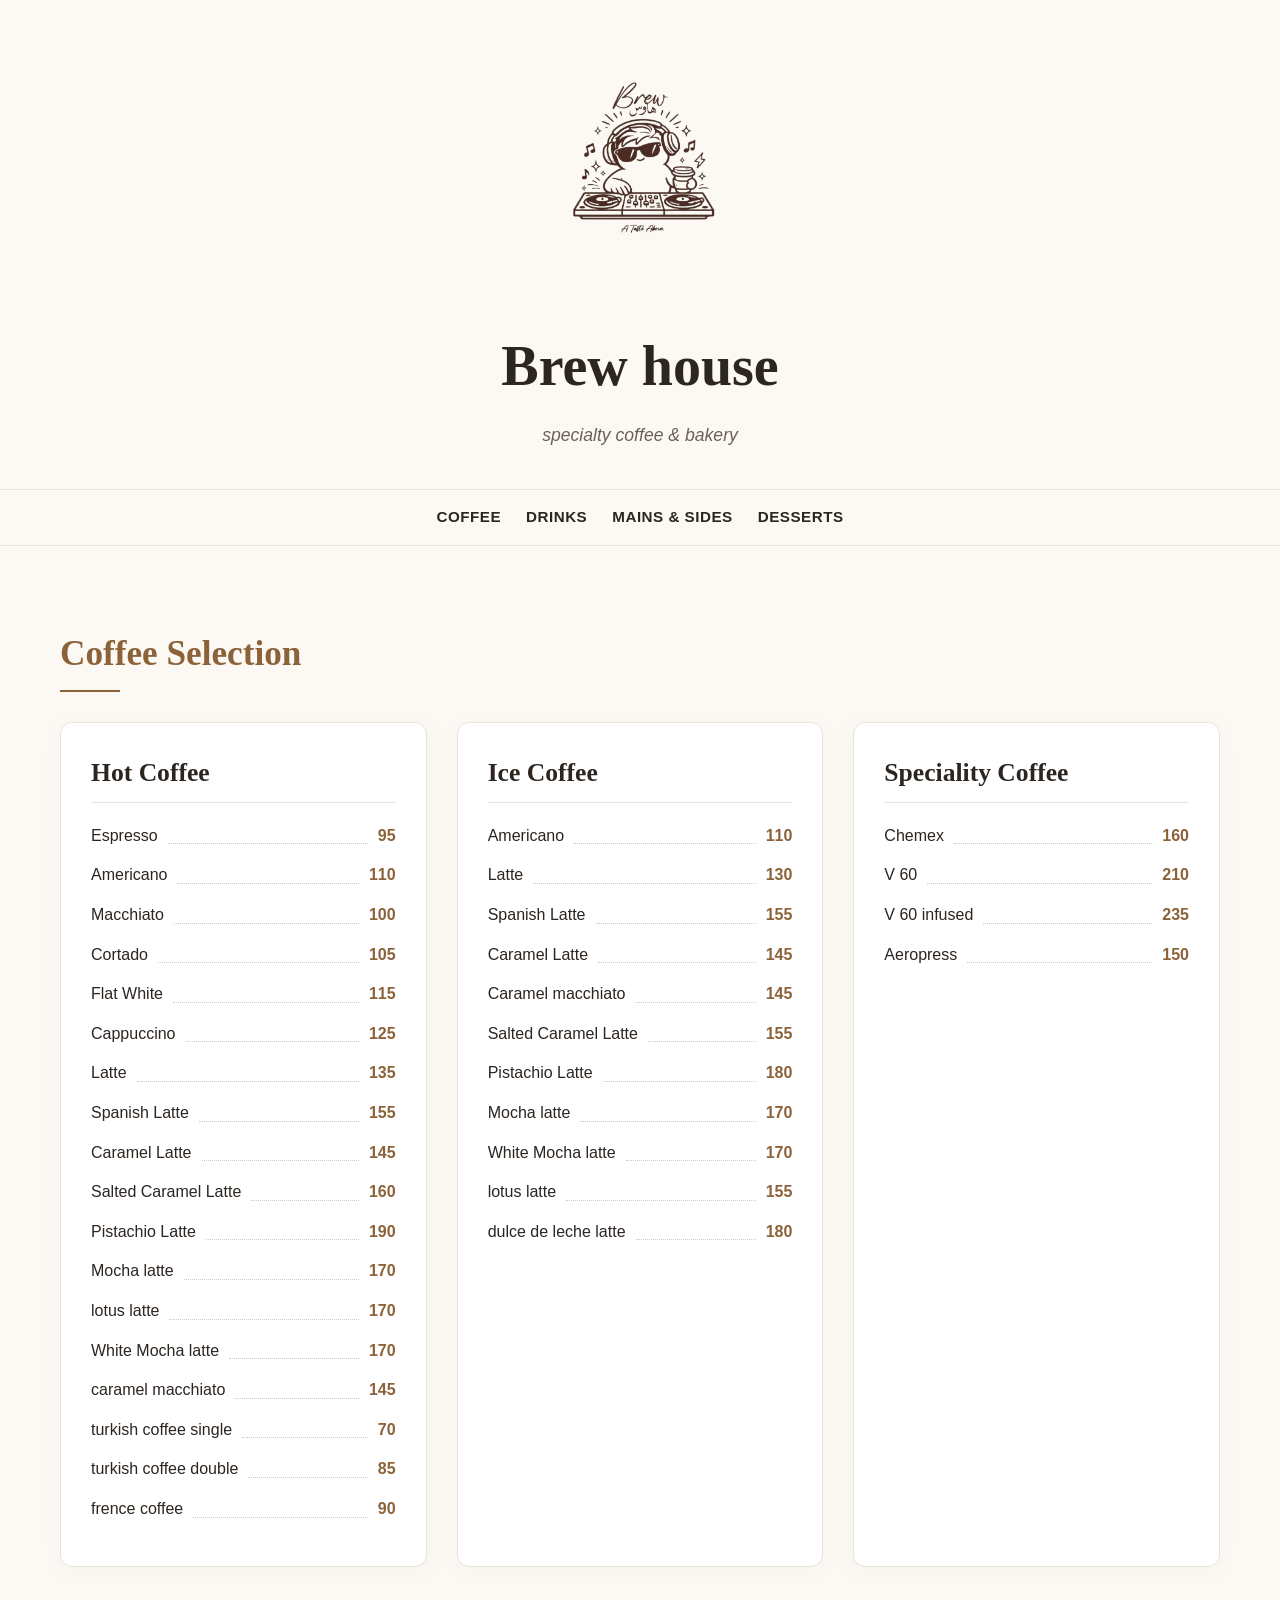
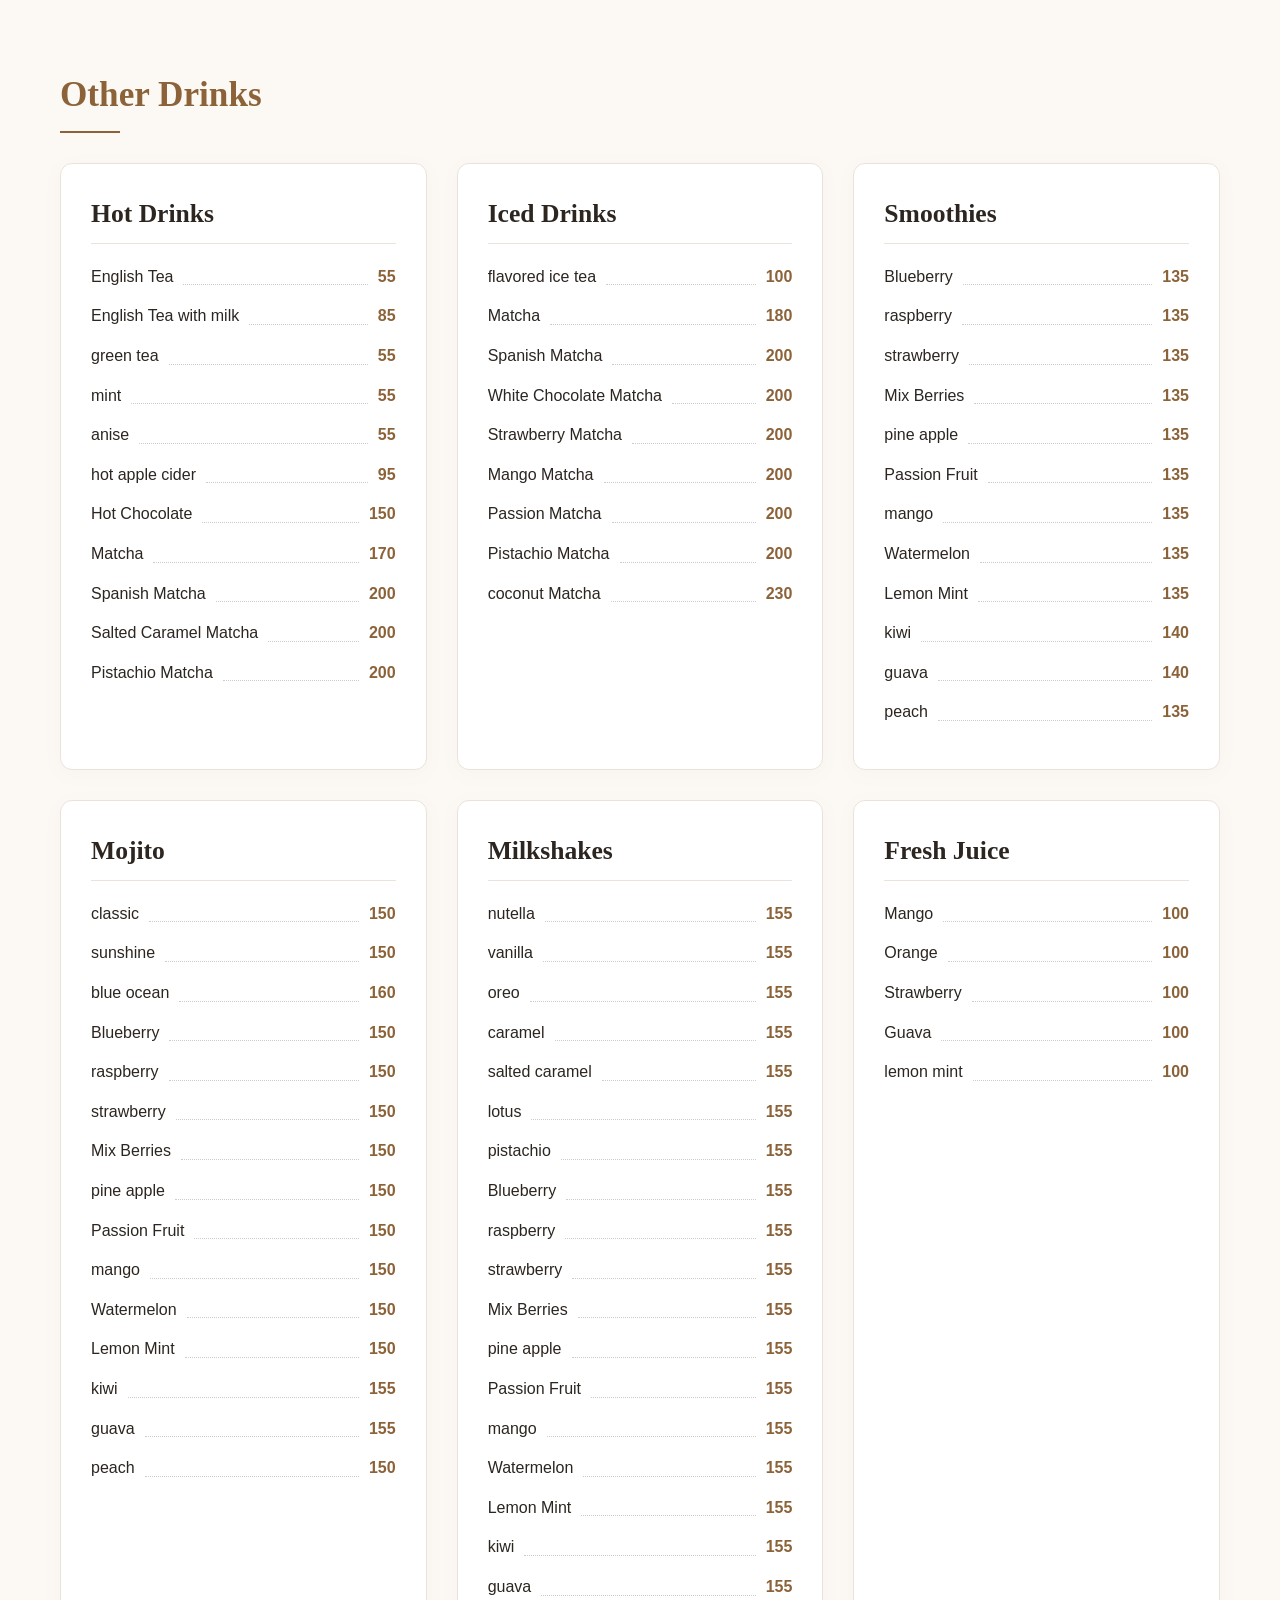
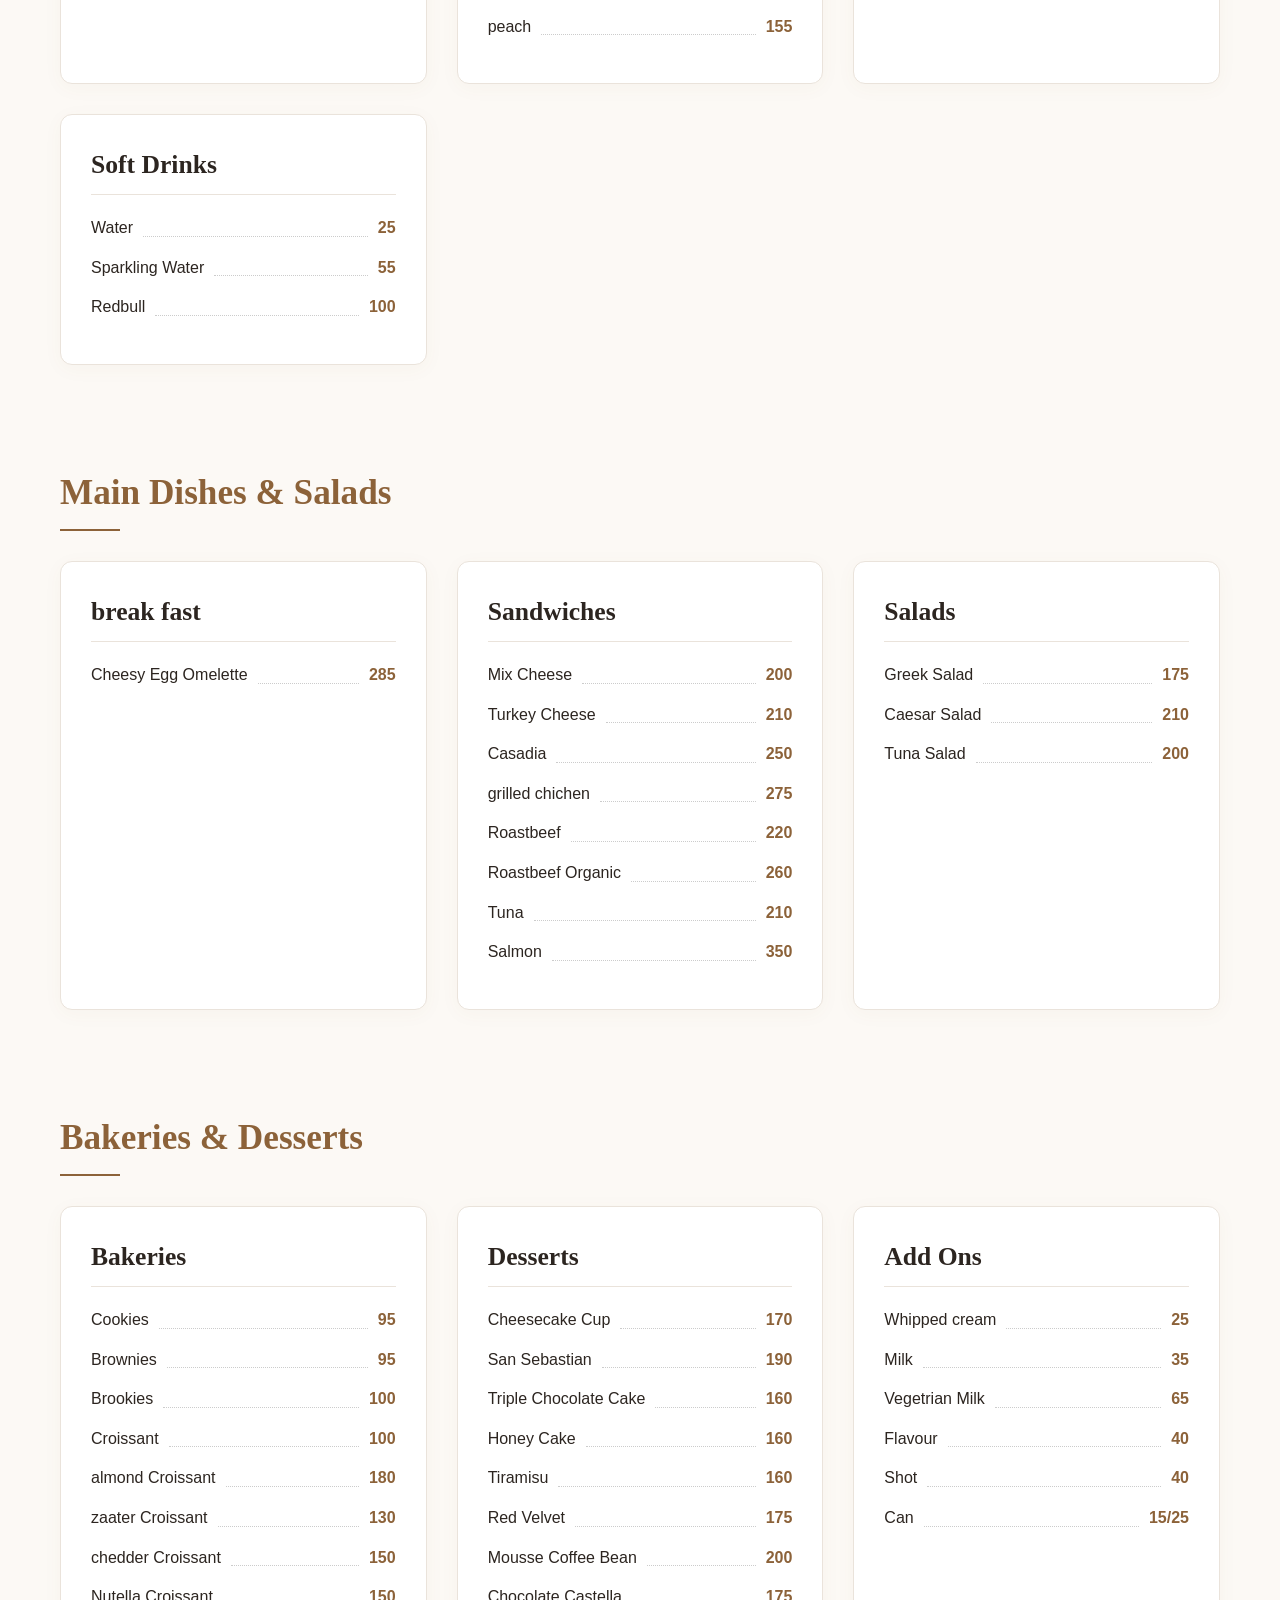
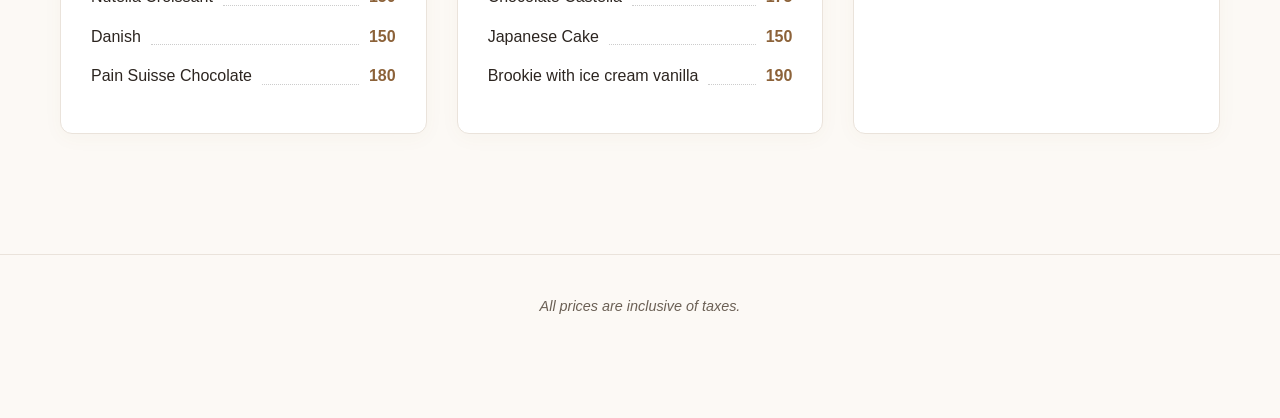
<file: index.html>
<!DOCTYPE html>
<html lang="en">
<head>
    <meta charset="UTF-8">
    <meta name="viewport" content="width=device-width, initial-scale=1.0">
    <title>Modern Café & Restaurant Menu</title>
    <link rel="stylesheet" href="brew.css">
    <link rel="preconnect" href="https://fonts.googleapis.com">

</head>
<body>
  <div class="logo">
 <img src="images/1000067481-removebg-preview (1).png" alt="Logo">
</div>

<header class="menu-header">
<h1> Brew house </h1>
        <p>specialty coffee & bakery</p>
    </header>

   
    <nav class="category-nav">
        <a href="#coffee">Coffee</a>
        <a href="#drinks">Drinks</a>
        <a href="#mains">Mains & Sides</a>
        <a href="#bakeries">Desserts</a>
    </nav>

    <main class="menu-container">

        
        <section id="coffee" class="menu-section">
            <h2 class="section-title">Coffee Selection</h2>
            <div class="menu-grid">
              
                <div class="menu-card">
                    <h3>Hot Coffee</h3>
                    <ul class="menu-list">
                        <li><span class="item-name">Espresso</span><span class="price">95</span></li>
                        <li><span class="item-name">Americano</span><span class="price">110</span></li>
                        <li><span class="item-name">Macchiato</span><span class="price">100</span></li>
                        <li><span class="item-name">Cortado</span><span class="price">105</span></li>
                        <li><span class="item-name">Flat White</span><span class="price">115</span></li>
                        <li><span class="item-name">Cappuccino</span><span class="price">125</span></li>
                        <li><span class="item-name">Latte</span><span class="price">135</span></li>
                        <li><span class="item-name">Spanish Latte</span><span class="price">155</span></li>
                        <li><span class="item-name">Caramel Latte</span><span class="price">145</span></li>
                        <li><span class="item-name">Salted Caramel Latte</span><span class="price">160</span></li>
                        <li><span class="item-name">Pistachio Latte</span><span class="price">190</span></li>
                        <li><span class="item-name">Mocha latte </span><span class="price">170</span></li>
                        <li><span class="item-name">lotus latte </span><span class="price">170</span></li>
                        <li><span class="item-name">White Mocha latte </span><span class="price">170</span></li>
                         <li><span class="item-name">caramel macchiato </span><span class="price">145</span></li>
                         <li><span class="item-name">turkish coffee single</span><span class="price">70</span></li>
                         <li><span class="item-name">turkish coffee double</span><span class="price">85 </span></li>
                         <li><span class="item-name">frence coffee </span><span class="price">90</span></li>
                    </ul>
                </div>

                
                <div class="menu-card">
                    <h3>Ice Coffee</h3>
                    <ul class="menu-list">
                        <li><span class="item-name">Americano</span><span class="price">110</span></li>
                        <li><span class="item-name">Latte</span><span class="price">130</span></li>
                        <li><span class="item-name">Spanish Latte</span><span class="price">155</span></li>
                        <li><span class="item-name">Caramel Latte</span><span class="price">145</span></li>
                        <li><span class="item-name">Caramel macchiato </span><span class="price">145</span></li>
                        <li><span class="item-name">Salted Caramel Latte</span><span class="price">155</span></li>
                        <li><span class="item-name">Pistachio Latte</span><span class="price">180</span></li>
                        <li><span class="item-name">Mocha latte</span><span class="price">170</span></li>
                        <li><span class="item-name">White Mocha latte</span><span class="price">170</span></li>
                        <li><span class="item-name">lotus latte</span><span class="price">155</span></li>
                        <li><span class="item-name">dulce de leche latte </span><span class="price">180</span></li>
                    </ul>
                </div>

               
                <div class="menu-card">
                    <h3>Speciality Coffee</h3>
                    <ul class="menu-list">
                        <li><span class="item-name">Chemex</span><span class="price">160</span></li>
                        <li><span class="item-name">V 60</span><span class="price">210</span></li>
                        <li><span class="item-name">V 60 infused </span><span class="price">235</span></li>
                        <li><span class="item-name">Aeropress</span><span class="price">150</span></li>
                    </ul>
                </div>
            </div>
        </section>

        
        <section id="drinks" class="menu-section">
            <h2 class="section-title"> Other Drinks</h2>
            <div class="menu-grid">
               
                <div class="menu-card">
                    <h3>Hot Drinks</h3>
                    <ul class="menu-list">
                        <li><span class="item-name">English Tea</span><span class="price">55</span></li>
                         <li><span class="item-name">English Tea with milk </span><span class="price">85</span></li>
                        <li><span class="item-name"> green tea </span><span class="price">55</span></li>
                        <li><span class="item-name"> mint </span><span class="price">55</span></li>
                        <li><span class="item-name">anise </span><span class="price">55</span></li>
                        <li><span class="item-name">hot apple cider</span><span class="price">95</span></li>
                        <li><span class="item-name">Hot Chocolate</span><span class="price">150</span></li>
                        <li><span class="item-name">Matcha</span><span class="price">170</span></li>
                        <li><span class="item-name">Spanish Matcha</span><span class="price">200</span></li>
                        <li><span class="item-name">Salted Caramel Matcha</span><span class="price">200</span></li>
                        <li><span class="item-name">Pistachio Matcha</span><span class="price">200</span></li>
                    </ul>
                </div>

                
                <div class="menu-card">
                    <h3>Iced Drinks</h3>
                    <ul class="menu-list">
                        <li><span class="item-name"> flavored ice tea</span><span class="price">100</span></li>
                        <li><span class="item-name">Matcha</span><span class="price">180</span></li>
                        <li><span class="item-name">Spanish Matcha</span><span class="price">200</span></li>
                        <li><span class="item-name">White Chocolate Matcha</span><span class="price">200</span></li>
                        <li><span class="item-name">Strawberry Matcha</span><span class="price">200</span></li>
                        <li><span class="item-name">Mango Matcha</span><span class="price">200</span></li>
                        <li><span class="item-name">Passion Matcha</span><span class="price">200</span></li>
                        <li><span class="item-name">Pistachio Matcha</span><span class="price">200</span></li>
                        <li><span class="item-name">coconut Matcha</span><span class="price">230</span></li>
                    </ul>
                </div>

              
                <div class="menu-card">
                    <h3>Smoothies</h3>
                    <ul class="menu-list">
                        <li><span class="item-name">Blueberry</span><span class="price">135</span></li>
                        <li><span class="item-name">raspberry</span><span class="price">135</span></li>
                        <li><span class="item-name">strawberry</span><span class="price">135</span></li>
                        <li><span class="item-name">Mix Berries</span><span class="price">135</span></li>
                        <li><span class="item-name"> pine apple</span><span class="price">135</span></li>
                        <li><span class="item-name"> Passion Fruit</span><span class="price">135</span></li>
                        <li><span class="item-name">mango</span><span class="price">135</span></li>
                        <li><span class="item-name">Watermelon</span><span class="price">135</span></li>
                        <li><span class="item-name">Lemon Mint</span><span class="price">135</span></li>
                        <li><span class="item-name">kiwi</span><span class="price">140</span></li>
                        <li><span class="item-name">guava</span><span class="price">140</span></li>
                        <li><span class="item-name">peach</span><span class="price">135</span></li>
                    </ul>
                </div>

                
                <div class="menu-card">
                    <h3>Mojito</h3>
                    <ul class="menu-list">
                        <li><span class="item-name">classic</span><span class="price">150</span></li>
                        <li><span class="item-name">sunshine</span><span class="price">150</span></li>
                        <li><span class="item-name">blue ocean</span><span class="price">160</span></li>
                        <li><span class="item-name">Blueberry</span><span class="price">150</span></li>
                        <li><span class="item-name">raspberry</span><span class="price">150</span></li>
                        <li><span class="item-name">strawberry</span><span class="price">150</span></li>
                        <li><span class="item-name">Mix Berries</span><span class="price">150</span></li>
                        <li><span class="item-name"> pine apple</span><span class="price">150</span></li>
                        <li><span class="item-name"> Passion Fruit</span><span class="price">150</span></li>
                        <li><span class="item-name">mango</span><span class="price">150</span></li>
                        <li><span class="item-name">Watermelon</span><span class="price">150</span></li>
                        <li><span class="item-name">Lemon Mint</span><span class="price">150</span></li>
                        <li><span class="item-name">kiwi</span><span class="price">155</span></li>
                        <li><span class="item-name">guava</span><span class="price">155</span></li>
                        <li><span class="item-name">peach</span><span class="price">150</span></li>
                    </ul>
                </div>

              
                <div class="menu-card">
                    <h3>Milkshakes</h3>
                    <ul class="menu-list">
                      <li><span class="item-name">nutella</span><span class="price">155</span></li>
                        <li><span class="item-name">vanilla</span><span class="price">155</span></li>
                        <li><span class="item-name">oreo </span><span class="price">155</span></li>
                         <li><span class="item-name">caramel </span><span class="price">155</span></li>
                         <li><span class="item-name"> salted caramel </span><span class="price">155</span></li>
                        <li><span class="item-name"> lotus </span><span class="price">155</span></li>
                        <li><span class="item-name"> pistachio </span><span class="price">155</span></li>
                        <li><span class="item-name">Blueberry</span><span class="price">155</span></li>
                        <li><span class="item-name">raspberry</span><span class="price">155</span></li>
                        <li><span class="item-name">strawberry</span><span class="price">155</span></li>
                        <li><span class="item-name">Mix Berries</span><span class="price">155</span></li>
                        <li><span class="item-name"> pine apple</span><span class="price">155</span></li>
                        <li><span class="item-name"> Passion Fruit</span><span class="price">155</span></li>
                        <li><span class="item-name">mango</span><span class="price">155</span></li>
                        <li><span class="item-name">Watermelon</span><span class="price">155</span></li>
                        <li><span class="item-name">Lemon Mint</span><span class="price">155</span></li>
                        <li><span class="item-name">kiwi</span><span class="price">155</span></li>
                        <li><span class="item-name">guava</span><span class="price">155</span></li>
                        <li><span class="item-name">peach</span><span class="price">155</span></li>
                    </ul>
                </div>

                
                <div class="menu-card">
                    <h3>Fresh Juice</h3>
                    <ul class="menu-list">
                        <li><span class="item-name">Mango</span><span class="price">100</span></li>
                        <li><span class="item-name">Orange</span><span class="price">100</span></li>
                        <li><span class="item-name">Strawberry</span><span class="price">100</span></li>
                        <li><span class="item-name">Guava</span><span class="price">100</span></li>
                        <li><span class="item-name">lemon mint</span><span class="price">100</span></li>
                    </ul>
                </div>

                
                <div class="menu-card">
                    <h3>Soft Drinks</h3>
                    <ul class="menu-list">
                        <li><span class="item-name">Water</span><span class="price">25</span></li>
                        <li><span class="item-name">Sparkling Water</span><span class="price">55</span></li>
                        <li><span class="item-name">Redbull</span><span class="price">100</span></li>
                    </ul>
                </div>
            </div>
        </section>

        
        <section id="mains" class="menu-section">
            <h2 class="section-title">Main Dishes & Salads</h2>
            <div class="menu-grid">
                <!-- Main Dishes -->
                <div class="menu-card">
                    <h3> break fast </h3>
                    <ul class="menu-list">
                        
                        <li><span class="item-name">Cheesy Egg Omelette</span><span class="price">285</span></li>
                        
                    </ul>
                </div>

               
                <div class="menu-card">
                    <h3>Sandwiches</h3>
                    <ul class="menu-list">
                        <li><span class="item-name">Mix Cheese</span><span class="price">200</span></li>
                        <li><span class="item-name">Turkey Cheese</span><span class="price">210</span></li>
                        <li><span class="item-name">Casadia</span><span class="price">250</span></li>
                        <li><span class="item-name">grilled chichen </span><span class="price">275</span></li>
                        <li><span class="item-name">Roastbeef</span><span class="price">220</span></li>
                        <li><span class="item-name">Roastbeef Organic</span><span class="price">260</span></li>
                        <li><span class="item-name">Tuna</span><span class="price">210</span></li>
                        <li><span class="item-name">Salmon</span><span class="price">350</span></li>
               
                        
                    </ul>
                </div>

                
                <div class="menu-card">
                    <h3>Salads</h3>
                    <ul class="menu-list">
                        <li><span class="item-name">Greek Salad</span><span class="price">175</span></li>
                        <li><span class="item-name">Caesar Salad</span><span class="price">210</span></li>
                        <li><span class="item-name">Tuna Salad</span><span class="price">200</span></li>
                    </ul>
                </div>
            </div>
        </section>

     
        <section id="bakeries" class="menu-section">
            <h2 class="section-title">Bakeries & Desserts</h2>
            <div class="menu-grid">
               
                <div class="menu-card">
                    <h3>Bakeries</h3>
                    <ul class="menu-list">
                        <li><span class="item-name">Cookies</span><span class="price">95</span></li>
                        <li><span class="item-name">Brownies</span><span class="price">95</span></li>
                        <li><span class="item-name">Brookies</span><span class="price">100</span></li>
                        <li><span class="item-name">Croissant</span><span class="price">100</span></li>
                        <li><span class="item-name"> almond Croissant</span><span class="price">180</span></li>
                        <li><span class="item-name"> zaater Croissant</span><span class="price">130</span></li>
                         <li><span class="item-name"> chedder Croissant</span><span class="price">150</span></li>
                        <li><span class="item-name">Nutella Croissant</span><span class="price">150</span></li>
                        <li><span class="item-name">Danish</span><span class="price">150</span></li>
                       
                        <li><span class="item-name">Pain Suisse Chocolate</span><span class="price">180</span></li>
                    </ul>
                </div>

               
                <div class="menu-card">
                    <h3>Desserts</h3>
                    <ul class="menu-list">
                        <li><span class="item-name">Cheesecake Cup</span><span class="price">170</span></li>
                        <li><span class="item-name">San Sebastian</span><span class="price">190</span></li>
                        <li><span class="item-name">Triple Chocolate Cake</span><span class="price">160</span></li>
                        <li><span class="item-name">Honey Cake</span><span class="price">160</span></li>
                        <li><span class="item-name">Tiramisu</span><span class="price">160</span></li>
                        <li><span class="item-name">Red Velvet</span><span class="price">175</span></li>
                        <li><span class="item-name">Mousse Coffee Bean</span><span class="price">200</span></li>
                        <li><span class="item-name">Chocolate Castella</span><span class="price">175</span></li>
                        <li><span class="item-name">Japanese Cake</span><span class="price">150</span></li>
                         <li><span class="item-name">Brookie with ice cream vanilla</span><span class="price">190</span></li>
                        
                    </ul>
                </div>

              
                <div class="menu-card">
                    <h3>Add Ons</h3>
                    <ul class="menu-list">
                        <li><span class="item-name">Whipped cream</span><span class="price">25</span></li>
                        <li><span class="item-name">Milk</span><span class="price">35</span></li>
                        <li><span class="item-name">Vegetrian Milk</span><span class="price">65</span></li>
                        <li><span class="item-name">Flavour</span><span class="price">40</span></li>
                        <li><span class="item-name">Shot</span><span class="price">40</span></li>
                        <li><span class="item-name">Can</span><span class="price">15/25</span></li>
                        
                    </ul>
                </div>
            </div>
        </section>

    </main>

    <footer>
        <p>All prices are inclusive of taxes.</p>
    </footer>

</body>
</html>
</file>
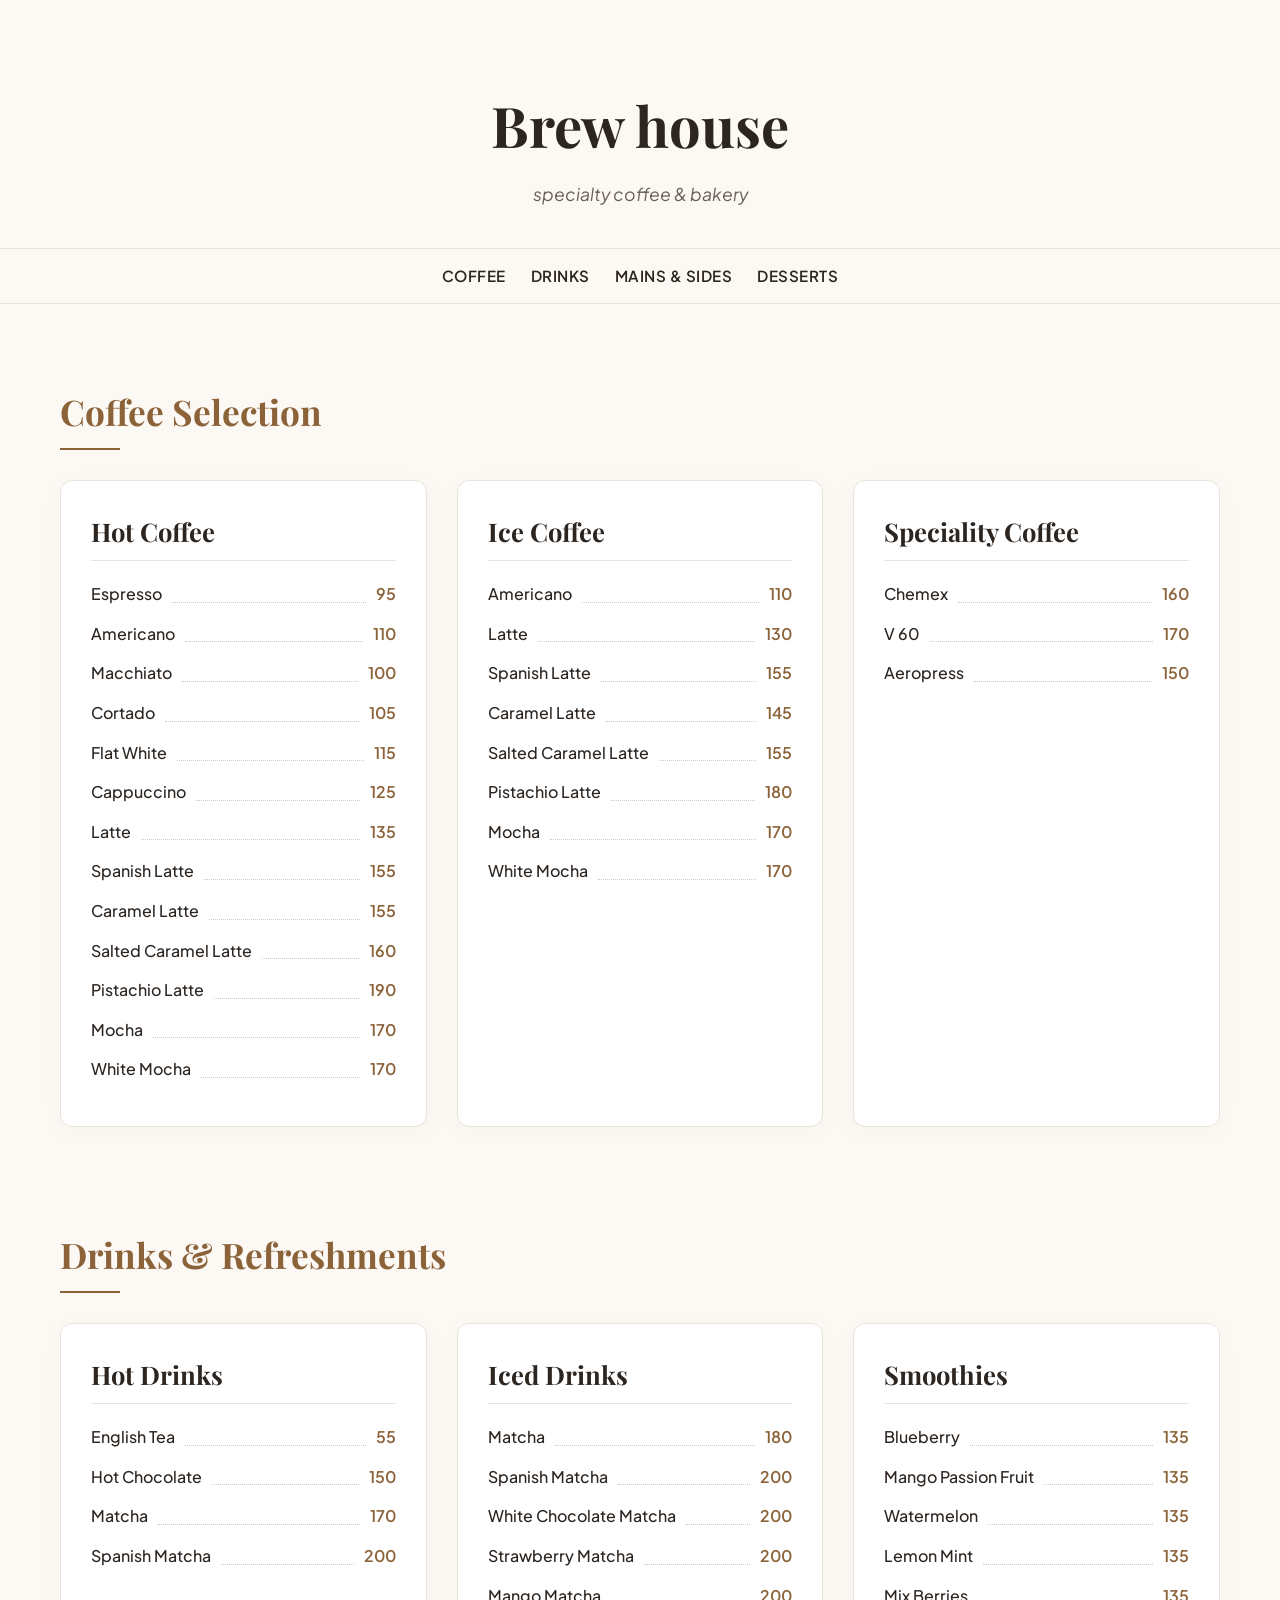
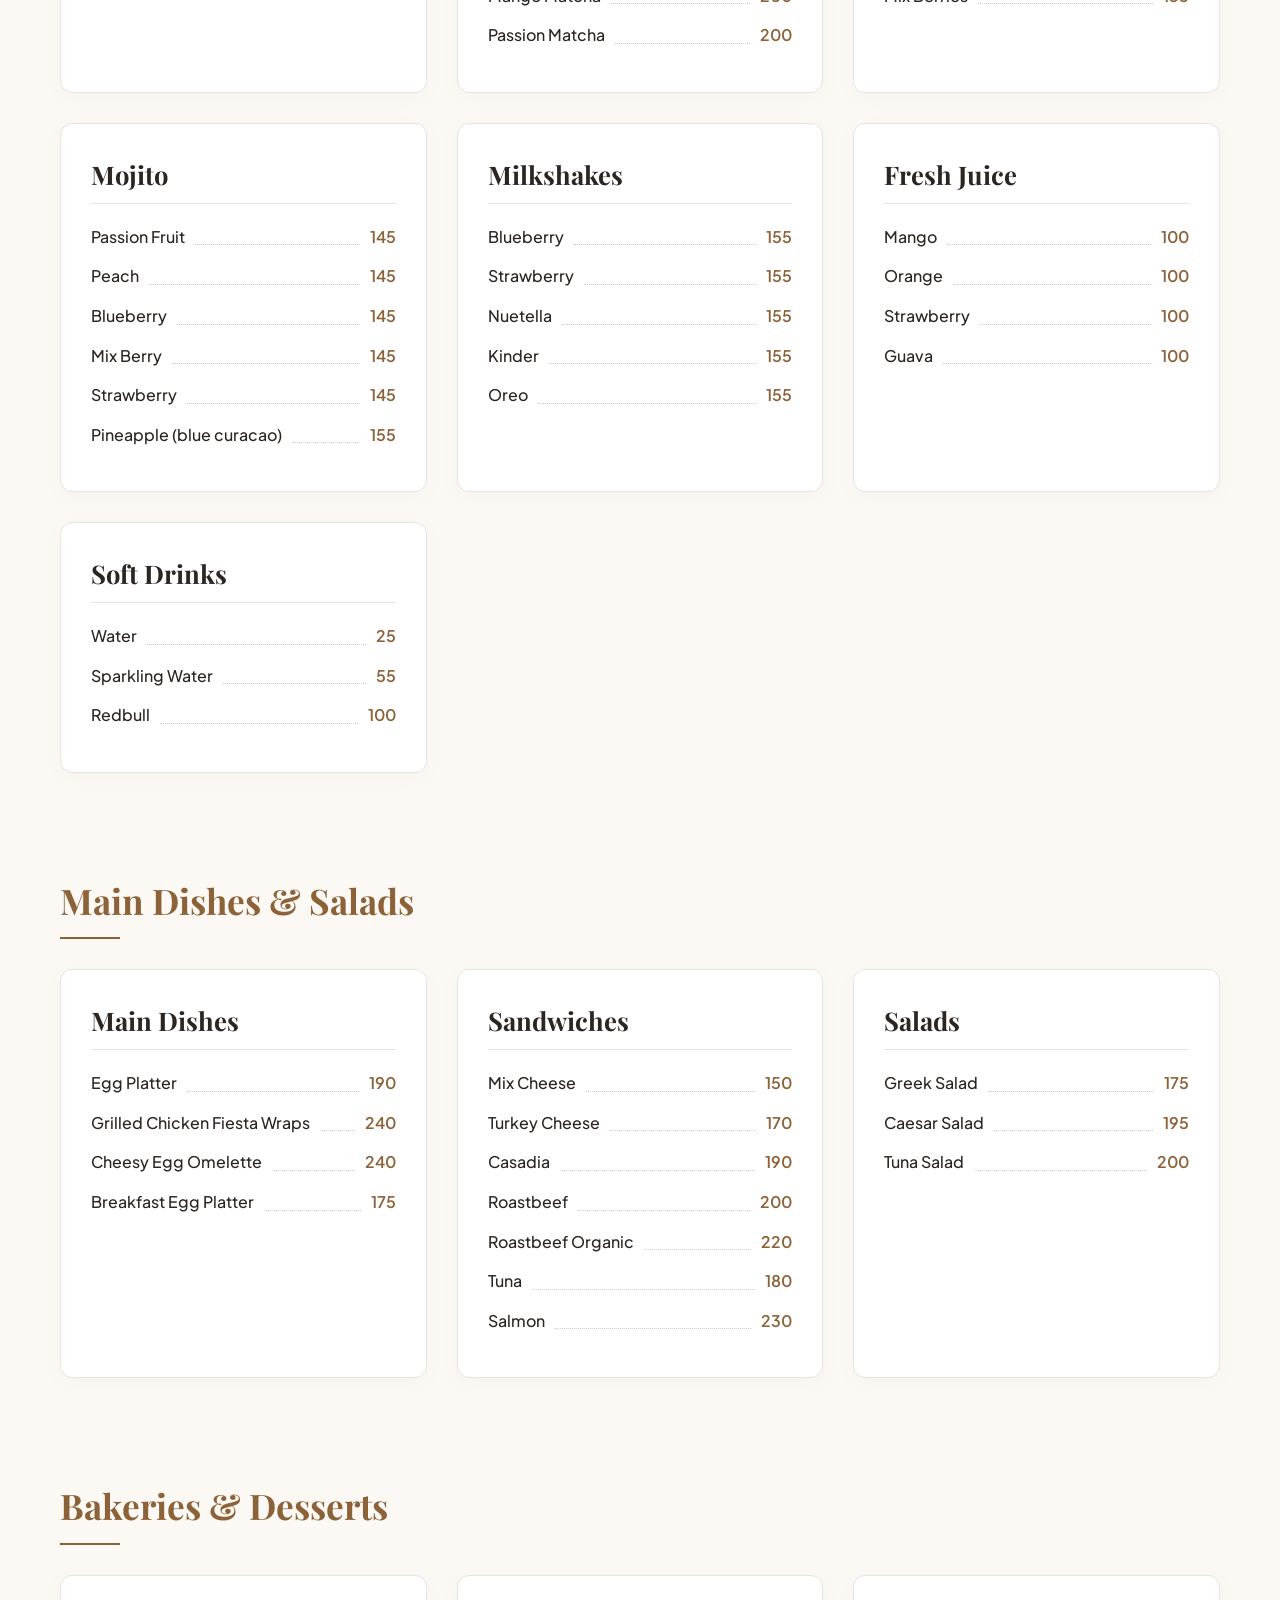
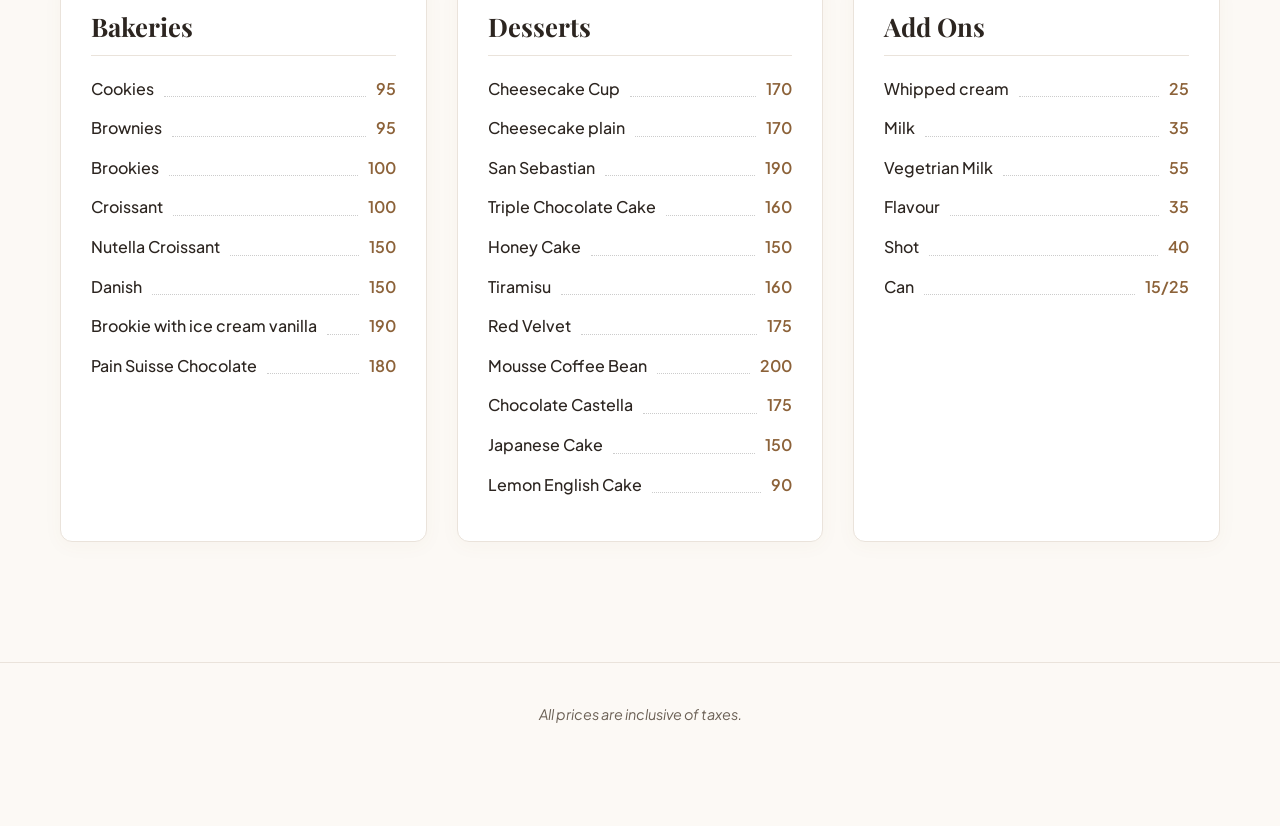
<file: brew.html>
<!DOCTYPE html>
<html lang="en">
<head>
    <meta charset="UTF-8">
    <meta name="viewport" content="width=device-width, initial-scale=1.0">
    <title>Modern Café & Restaurant Menu</title>
    <link rel="stylesheet" href="brew.css">
    <!-- Google Fonts for Modern Typography -->
    <link rel="preconnect" href="https://fonts.googleapis.com">
    <link rel="preconnect" href="https://fonts.gstatic.com" crossorigin>
    <link href="https://fonts.googleapis.com/css2?family=Playfair+Display:ital,wght@0,600;1,400&family=Plus+Jakarta+Sans:wght@400;500;600&display=swap" rel="stylesheet">
</head>
<body>

    <header class="menu-header">
        <h1> Brew house </h1>
        <p>specialty coffee & bakery</p>
    </header>

    <!-- Sticky Category Navigation -->
    <nav class="category-nav">
        <a href="#coffee">Coffee</a>
        <a href="#drinks">Drinks</a>
        <a href="#mains">Mains & Sides</a>
        <a href="#bakeries">Desserts</a>
    </nav>

    <main class="menu-container">

        <!-- ================= HOT & ICE COFFEE ================= -->
        <section id="coffee" class="menu-section">
            <h2 class="section-title">Coffee Selection</h2>
            <div class="menu-grid">
                <!-- Hot Coffee -->
                <div class="menu-card">
                    <h3>Hot Coffee</h3>
                    <ul class="menu-list">
                        <li><span class="item-name">Espresso</span><span class="price">95</span></li>
                        <li><span class="item-name">Americano</span><span class="price">110</span></li>
                        <li><span class="item-name">Macchiato</span><span class="price">100</span></li>
                        <li><span class="item-name">Cortado</span><span class="price">105</span></li>
                        <li><span class="item-name">Flat White</span><span class="price">115</span></li>
                        <li><span class="item-name">Cappuccino</span><span class="price">125</span></li>
                        <li><span class="item-name">Latte</span><span class="price">135</span></li>
                        <li><span class="item-name">Spanish Latte</span><span class="price">155</span></li>
                        <li><span class="item-name">Caramel Latte</span><span class="price">155</span></li>
                        <li><span class="item-name">Salted Caramel Latte</span><span class="price">160</span></li>
                        <li><span class="item-name">Pistachio Latte</span><span class="price">190</span></li>
                        <li><span class="item-name">Mocha</span><span class="price">170</span></li>
                        <li><span class="item-name">White Mocha</span><span class="price">170</span></li>
                    </ul>
                </div>

                <!-- Ice Coffee -->
                <div class="menu-card">
                    <h3>Ice Coffee</h3>
                    <ul class="menu-list">
                        <li><span class="item-name">Americano</span><span class="price">110</span></li>
                        <li><span class="item-name">Latte</span><span class="price">130</span></li>
                        <li><span class="item-name">Spanish Latte</span><span class="price">155</span></li>
                        <li><span class="item-name">Caramel Latte</span><span class="price">145</span></li>
                        <li><span class="item-name">Salted Caramel Latte</span><span class="price">155</span></li>
                        <li><span class="item-name">Pistachio Latte</span><span class="price">180</span></li>
                        <li><span class="item-name">Mocha</span><span class="price">170</span></li>
                        <li><span class="item-name">White Mocha</span><span class="price">170</span></li>
                    </ul>
                </div>

                <!-- Speciality Coffee -->
                <div class="menu-card">
                    <h3>Speciality Coffee</h3>
                    <ul class="menu-list">
                        <li><span class="item-name">Chemex</span><span class="price">160</span></li>
                        <li><span class="item-name">V 60</span><span class="price">170</span></li>
                        <li><span class="item-name">Aeropress</span><span class="price">150</span></li>
                    </ul>
                </div>
            </div>
        </section>

        <!-- ================= DRINKS & REFRESHMENTS ================= -->
        <section id="drinks" class="menu-section">
            <h2 class="section-title">Drinks & Refreshments</h2>
            <div class="menu-grid">
                <!-- Hot Drinks -->
                <div class="menu-card">
                    <h3>Hot Drinks</h3>
                    <ul class="menu-list">
                        <li><span class="item-name">English Tea</span><span class="price">55</span></li>
                        <li><span class="item-name">Hot Chocolate</span><span class="price">150</span></li>
                        <li><span class="item-name">Matcha</span><span class="price">170</span></li>
                        <li><span class="item-name">Spanish Matcha</span><span class="price">200</span></li>
                    </ul>
                </div>

                <!-- Iced Drinks -->
                <div class="menu-card">
                    <h3>Iced Drinks</h3>
                    <ul class="menu-list">
                        <li><span class="item-name">Matcha</span><span class="price">180</span></li>
                        <li><span class="item-name">Spanish Matcha</span><span class="price">200</span></li>
                        <li><span class="item-name">White Chocolate Matcha</span><span class="price">200</span></li>
                        <li><span class="item-name">Strawberry Matcha</span><span class="price">200</span></li>
                        <li><span class="item-name">Mango Matcha</span><span class="price">200</span></li>
                        <li><span class="item-name">Passion Matcha</span><span class="price">200</span></li>
                    </ul>
                </div>

                <!-- Smoothies - لوحده -->
                <div class="menu-card">
                    <h3>Smoothies</h3>
                    <ul class="menu-list">
                        <li><span class="item-name">Blueberry</span><span class="price">135</span></li>
                        <li><span class="item-name">Mango Passion Fruit</span><span class="price">135</span></li>
                        <li><span class="item-name">Watermelon</span><span class="price">135</span></li>
                        <li><span class="item-name">Lemon Mint</span><span class="price">135</span></li>
                        <li><span class="item-name">Mix Berries</span><span class="price">135</span></li>
                    </ul>
                </div>

                <!-- Mojito - لوحده -->
                <div class="menu-card">
                    <h3>Mojito</h3>
                    <ul class="menu-list">
                        <li><span class="item-name">Passion Fruit</span><span class="price">145</span></li>
                        <li><span class="item-name">Peach</span><span class="price">145</span></li>
                        <li><span class="item-name">Blueberry</span><span class="price">145</span></li>
                        <li><span class="item-name">Mix Berry</span><span class="price">145</span></li>
                        <li><span class="item-name">Strawberry</span><span class="price">145</span></li>
                        <li><span class="item-name">Pineapple (blue curacao)</span><span class="price">155</span></li>
                    </ul>
                </div>

                <!-- Milkshakes - لوحده -->
                <div class="menu-card">
                    <h3>Milkshakes</h3>
                    <ul class="menu-list">
                        <li><span class="item-name">Blueberry</span><span class="price">155</span></li>
                        <li><span class="item-name">Strawberry</span><span class="price">155</span></li>
                        <li><span class="item-name">Nuetella</span><span class="price">155</span></li>
                        <li><span class="item-name">Kinder</span><span class="price">155</span></li>
                        <li><span class="item-name">Oreo</span><span class="price">155</span></li>
                    </ul>
                </div>

                <!-- Fresh Juice - لوحده -->
                <div class="menu-card">
                    <h3>Fresh Juice</h3>
                    <ul class="menu-list">
                        <li><span class="item-name">Mango</span><span class="price">100</span></li>
                        <li><span class="item-name">Orange</span><span class="price">100</span></li>
                        <li><span class="item-name">Strawberry</span><span class="price">100</span></li>
                        <li><span class="item-name">Guava</span><span class="price">100</span></li>
                    </ul>
                </div>

                <!-- Soft Drinks -->
                <div class="menu-card">
                    <h3>Soft Drinks</h3>
                    <ul class="menu-list">
                        <li><span class="item-name">Water</span><span class="price">25</span></li>
                        <li><span class="item-name">Sparkling Water</span><span class="price">55</span></li>
                        <li><span class="item-name">Redbull</span><span class="price">100</span></li>
                    </ul>
                </div>
            </div>
        </section>

        <!-- ================= MAINS & SANDWICHES ================= -->
        <section id="mains" class="menu-section">
            <h2 class="section-title">Main Dishes & Salads</h2>
            <div class="menu-grid">
                <!-- Main Dishes -->
                <div class="menu-card">
                    <h3>Main Dishes</h3>
                    <ul class="menu-list">
                        <li><span class="item-name">Egg Platter</span><span class="price">190</span></li>
                        <li><span class="item-name">Grilled Chicken Fiesta Wraps</span><span class="price">240</span></li>
                        <li><span class="item-name">Cheesy Egg Omelette</span><span class="price">240</span></li>
                        <li><span class="item-name">Breakfast Egg Platter</span><span class="price">175</span></li>
                    </ul>
                </div>

                <!-- Sandwiches -->
                <div class="menu-card">
                    <h3>Sandwiches</h3>
                    <ul class="menu-list">
                        <li><span class="item-name">Mix Cheese</span><span class="price">150</span></li>
                        <li><span class="item-name">Turkey Cheese</span><span class="price">170</span></li>
                        <li><span class="item-name">Casadia</span><span class="price">190</span></li>
                        <li><span class="item-name">Roastbeef</span><span class="price">200</span></li>
                        <li><span class="item-name">Roastbeef Organic</span><span class="price">220</span></li>
                        <li><span class="item-name">Tuna</span><span class="price">180</span></li>
                        <li><span class="item-name">Salmon</span><span class="price">230</span></li>
                    </ul>
                </div>

                <!-- Salads -->
                <div class="menu-card">
                    <h3>Salads</h3>
                    <ul class="menu-list">
                        <li><span class="item-name">Greek Salad</span><span class="price">175</span></li>
                        <li><span class="item-name">Caesar Salad</span><span class="price">195</span></li>
                        <li><span class="item-name">Tuna Salad</span><span class="price">200</span></li>
                    </ul>
                </div>
            </div>
        </section>

        <!-- ================= BAKERIES & DESSERTS ================= -->
        <section id="bakeries" class="menu-section">
            <h2 class="section-title">Bakeries & Desserts</h2>
            <div class="menu-grid">
                <!-- Bakeries -->
                <div class="menu-card">
                    <h3>Bakeries</h3>
                    <ul class="menu-list">
                        <li><span class="item-name">Cookies</span><span class="price">95</span></li>
                        <li><span class="item-name">Brownies</span><span class="price">95</span></li>
                        <li><span class="item-name">Brookies</span><span class="price">100</span></li>
                        <li><span class="item-name">Croissant</span><span class="price">100</span></li>
                        <li><span class="item-name">Nutella Croissant</span><span class="price">150</span></li>
                        <li><span class="item-name">Danish</span><span class="price">150</span></li>
                        <li><span class="item-name">Brookie with ice cream vanilla</span><span class="price">190</span></li>
                        <li><span class="item-name">Pain Suisse Chocolate</span><span class="price">180</span></li>
                    </ul>
                </div>

                <!-- Desserts -->
                <div class="menu-card">
                    <h3>Desserts</h3>
                    <ul class="menu-list">
                        <li><span class="item-name">Cheesecake Cup</span><span class="price">170</span></li>
                        <li><span class="item-name">Cheesecake plain</span><span class="price">170</span></li>
                        <li><span class="item-name">San Sebastian</span><span class="price">190</span></li>
                        <li><span class="item-name">Triple Chocolate Cake</span><span class="price">160</span></li>
                        <li><span class="item-name">Honey Cake</span><span class="price">150</span></li>
                        <li><span class="item-name">Tiramisu</span><span class="price">160</span></li>
                        <li><span class="item-name">Red Velvet</span><span class="price">175</span></li>
                        <li><span class="item-name">Mousse Coffee Bean</span><span class="price">200</span></li>
                        <li><span class="item-name">Chocolate Castella</span><span class="price">175</span></li>
                        <li><span class="item-name">Japanese Cake</span><span class="price">150</span></li>
                        <li><span class="item-name">Lemon English Cake</span><span class="price">90</span></li>
                    </ul>
                </div>

                <!-- Add Ons -->
                <div class="menu-card">
                    <h3>Add Ons</h3>
                    <ul class="menu-list">
                        <li><span class="item-name">Whipped cream</span><span class="price">25</span></li>
                        <li><span class="item-name">Milk</span><span class="price">35</span></li>
                        <li><span class="item-name">Vegetrian Milk</span><span class="price">55</span></li>
                        <li><span class="item-name">Flavour</span><span class="price">35</span></li>
                        <li><span class="item-name">Shot</span><span class="price">40</span></li>
                        <li><span class="item-name">Can</span><span class="price">15/25</span></li>
                    </ul>
                </div>
            </div>
        </section>

    </main>

    <footer>
        <p>All prices are inclusive of taxes.</p>
    </footer>

</body>
</html>
</file>
<file: brew.css>
/* Modern Reset & Base Variables */
:root {
    --bg-color: #fcf9f5;
    --card-bg: #ffffff;
    --primary-color: #2c2520;
    --accent-color: #8c6239;
    --text-muted: #6b6055;
    --border-color: #eae3db;
    --font-heading: 'Playfair Display', serif;
    --font-body: 'Plus Jakarta Sans', sans-serif;
}

* {
    margin: 0;
    padding: 0;
    box-sizing: border-box;
    scroll-behavior: smooth;
}

body {
    background-color: var(--bg-color);
    color: var(--primary-color);
    font-family: var(--font-body);
    line-height: 1.6;
    padding-bottom: 60px;
}
.logo {
    text-align: center;
    margin-top: 80px;
}

.logo img {
    width: 150px;
    height: auto;
}
/* Header Area */
.menu-header {
    text-align: center;
    padding: 80px 20px 40px;
}

.menu-header h1 {
    font-family: var(--font-heading);
    font-size: 3.5rem;
    color: var(--primary-color);
    margin-bottom: 10px;
}

.menu-header p {
    color: var(--text-muted);
    font-size: 1.1rem;
    font-style: italic;
}

/* Sticky Navigation Bar */
.category-nav {
    position: sticky;
    top: 0;
    background-color: rgba(252, 249, 245, 0.95);
    backdrop-filter: blur(8px);
    display: flex;
    justify-content: center;
    gap: 25px;
    padding: 15px;
    border-top: 1px solid var(--border-color);
    border-bottom: 1px solid var(--border-color);
    z-index: 100;
}

.category-nav a {
    text-decoration: none;
    color: var(--primary-color);
    font-weight: 600;
    font-size: 0.95rem;
    transition: color 0.3s ease;
    text-transform: uppercase;
    letter-spacing: 0.5px;
}

.category-nav a:hover {
    color: var(--accent-color);
}

/* Container Structure */
.menu-container {
    max-width: 1200px;
    margin: 0 auto;
    padding: 20px;
}

.menu-section {
    padding-top: 60px;
    margin-bottom: 40px;
}

.section-title {
    font-family: var(--font-heading);
    font-size: 2.2rem;
    color: var(--accent-color);
    margin-bottom: 30px;
    position: relative;
    padding-bottom: 10px;
}

.section-title::after {
    content: '';
    position: absolute;
    bottom: 0;
    left: 0;
    width: 60px;
    height: 2px;
    background-color: var(--accent-color);
}

/* Grid layout for columns inside sections */
.menu-grid {
    display: grid;
    grid-template-columns: repeat(auto-fit, minmax(320px, 1fr));
    gap: 30px;
}

/* Card Styling */
.menu-card {
    background-color: var(--card-bg);
    border-radius: 12px;
    padding: 30px;
    box-shadow: 0 4px 20px rgba(140, 98, 57, 0.04);
    border: 1px solid var(--border-color);
    transition: transform 0.3s ease, box-shadow 0.3s ease;
}

.menu-card:hover {
    transform: translateY(-4px);
    box-shadow: 0 10px 30px rgba(140, 98, 57, 0.08);
}

.menu-card h3 {
    font-family: var(--font-heading);
    font-size: 1.6rem;
    margin-bottom: 20px;
    color: var(--primary-color);
    border-bottom: 1px solid var(--border-color);
    padding-bottom: 8px;
}

/* List Items Dot Leaders styling */
.menu-list {
    list-style: none;
}

.menu-list li {
    display: flex;
    justify-content: space-between;
    align-items: flex-end;
    margin-bottom: 14px;
    font-size: 1rem;
}

.menu-list li::after {
    content: '';
    flex-grow: 1;
    border-bottom: 1px dotted #ccc;
    margin: 0 10px;
    position: relative;
    top: -4px;
    order: 2;
}

.item-name {
    order: 1;
    font-weight: 500;
}

.price {
    order: 3;
    font-weight: 600;
    color: var(--accent-color);
}

/* Mini headers inside complex cards (like Smoothies/Mojitos) */
.sub-heading {
    font-weight: 600;
    text-transform: uppercase;
    font-size: 0.85rem;
    color: var(--accent-color);
    letter-spacing: 1px;
    margin-top: 10px;
}
.menu-list li.sub-heading::after {
    display: none;
}

/* Footer note */
footer {
    text-align: center;
    padding: 40px 20px;
    color: var(--text-muted);
    font-size: 0.9rem;
    font-style: italic;
    border-top: 1px solid var(--border-color);
    margin-top: 60px;
}

/* Mobile Responsive Adjustments */
@media (max-width: 768px) {
    .menu-header h1 {
        font-size: 2.5rem;
    }
    .category-nav {
        gap: 12px;
        overflow-x: auto;
        justify-content: flex-start;
        padding: 12px 20px;
    }
    .category-nav a {
        font-size: 0.85rem;
        white-space: nowrap;
    }
    .menu-grid {
        grid-template-columns: 1fr;
    }
}
</file>
